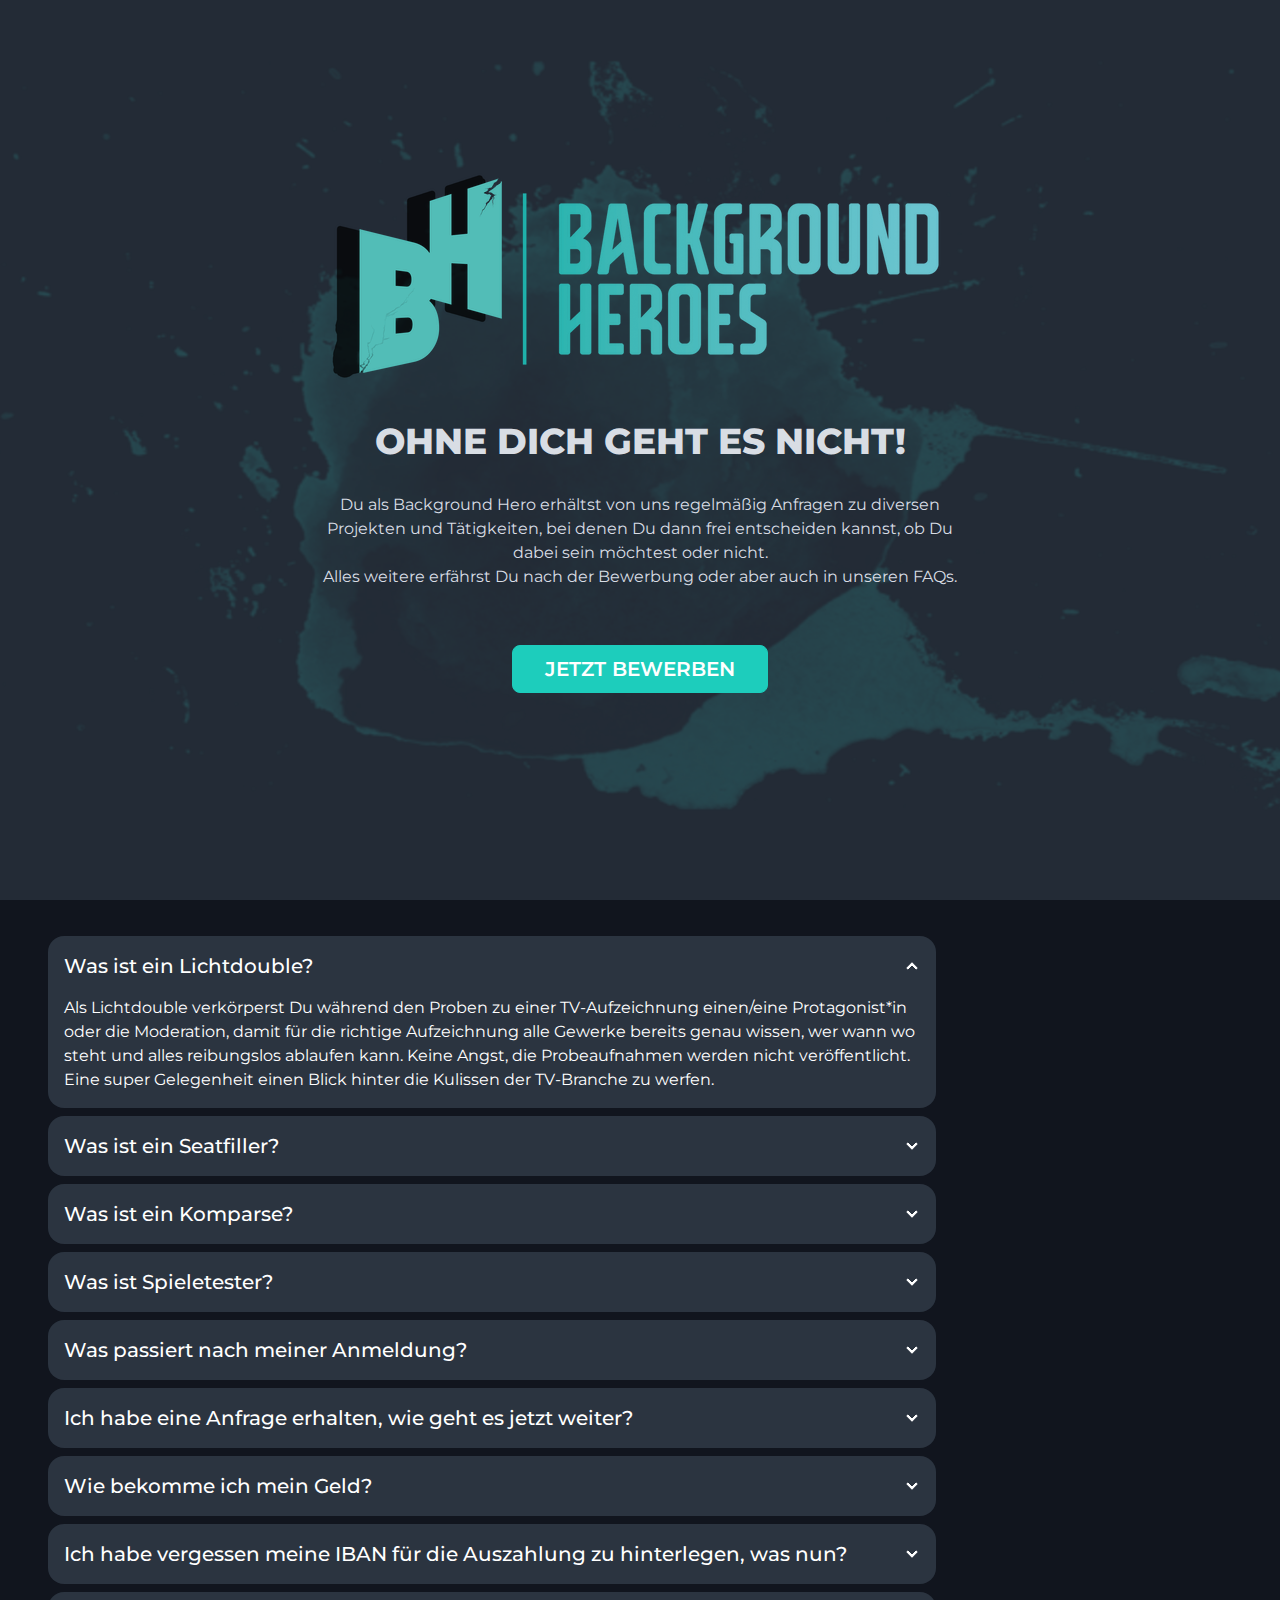
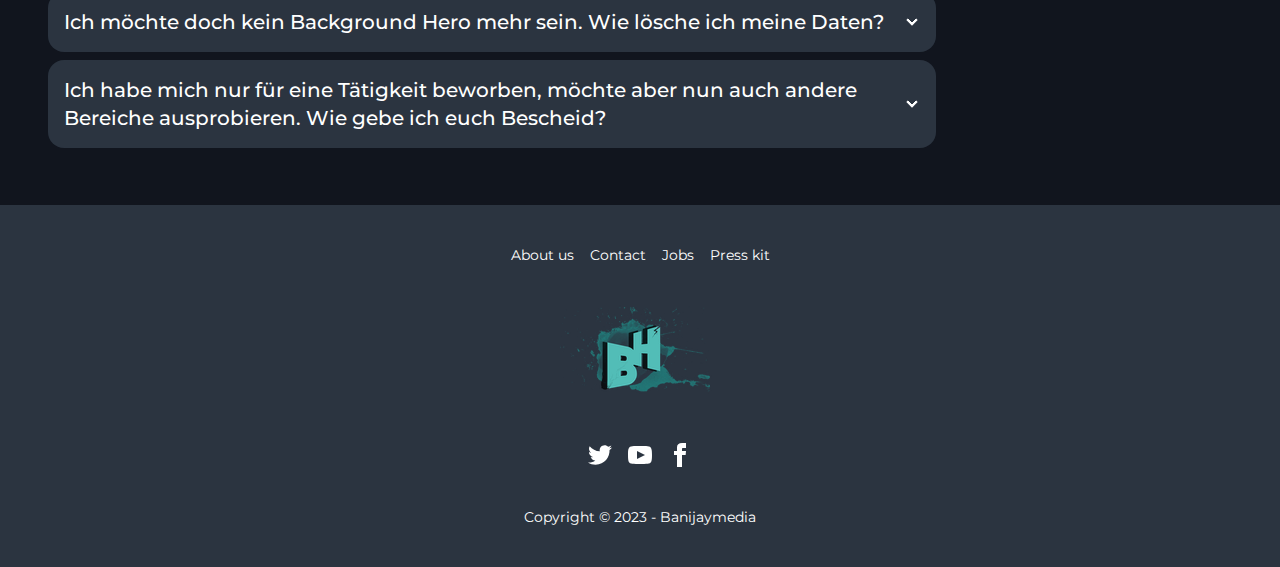
<file: index.html>
<!doctype html>

<html data-theme="light" lang="en">
<head>
  <meta charset="utf-8">
  <meta name="viewport" content="width=device-width, initial-scale=1">

  <title>Background-Hero</title>
  <meta name="description" content="A simple HTML5 Template for new projects.">
  <meta name="author" content="Banijaymedia">

  <meta property="og:title" content="Background-Hero">
  <meta property="og:type" content="website">
  <meta property="og:url" content="Background-Hero">
  <meta property="og:description" content="Background-Hero">
  <meta property="og:image" content="Background-Hero.png">

  <link rel="icon" href="/favicon.ico">
  <link rel="icon" href="/favicon.svg" type="image/svg+xml">
  <link rel="apple-touch-icon" href="/apple-touch-icon.png">

  

  <link rel="stylesheet" href="/assets/index-b853c45b.css">
</head>

<body>

<div class="hero bg-fixed  bg-cir-gray h-screen" style="background-image: url(/assets/hero-973cc821.png)">
  <div class="hero-overlay flex-col lg:flex-row-reverse bg-opacity-70"></div>
  <div class="hero-content text-center text-neutral-content">
    <div class="md:max-w-2xl max-w-sm">
      <img class="inline md:max-w-4xl" src="/assets/Download-75873dc2.png" alt="...">

      <h1 class="mb-8 mt-8 text-2xl md:text-4xl font-extrabold leading-tight uppercase">Ohne Dich geht es nicht!</h1>
   
     
    
      
  <div class="text-base text-center font-normal mb-10">           
  <p>Du als Background Hero erhältst von uns regelmäßig Anfragen zu diversen Projekten und Tätigkeiten, bei denen Du dann frei entscheiden kannst, ob Du dabei sein möchtest oder nicht.</p>
   
 <p >Alles weitere erfährst Du nach der Bewerbung oder aber auch in unseren FAQs.</p><br>
<a role="button" class="btn btn-wide btn-accent text-xl text-white mt-8" href="/castit.html">JETZT BEWERBEN</a>
</div>

    </div>
  </div>
</div>






<div class="flex flex-wrap bg-cir-gray overscroll-auto">
  
<div class="md:w-3/4 w-full px-8 mt-7 md:pl-10">
 
    <div class="collapse collapse-arrow text-white  md:m-2 mb-2 bg-neutral">
  
      <input type="radio" name="my-accordion-2" checked="checked" /> 
  <div class="collapse-title text-xl font-medium">
  Was ist ein Lichtdouble?
  </div>
  <div class="collapse-content"> 
    <p>Als Lichtdouble verkörperst Du während den Proben zu einer TV-Aufzeichnung einen/eine Protagonist*in oder die
    Moderation, damit für die richtige Aufzeichnung alle Gewerke bereits genau wissen, wer wann wo steht und alles
    reibungslos ablaufen kann. Keine Angst, die Probeaufnahmen werden nicht veröffentlicht. Eine super Gelegenheit einen
    Blick hinter die Kulissen der TV-Branche zu werfen.</p>
  </div>
</div>

<div class="collapse collapse-arrow  text-white bg-neutral  md:m-2 mb-2">
  <input type="radio" name="my-accordion-2" /> 
  <div class="collapse-title text-xl font-medium">
  Was ist ein Seatfiller?
  </div>
  <div class="collapse-content"> 
    <p>Seatfiller füllen, wie der Name schon sagt, freigebliebene Plätze bei einer TV-Show und füllen sie mit Leben. Du darfst
    Dir also eine TV-Show Live im Studio anschauen und erhältst dafür auch noch eine kleine Aufwandsentschädigung fürs
    Stimmung machen. Sollten sich doch alle Plätze so füllen, bekommst Du deine Aufwandsentschädigung auch, wenn Du nicht
    selbst im Publikum sitzt und früher gehen darfst.</p>
  </div>
</div>

<div class="collapse collapse-arrow  text-white bg-neutral  md:m-2 mb-2">
  <input type="radio" name="my-accordion-2" /> 
  <div class="collapse-title text-xl font-medium">
  Was ist ein Komparse?
  </div>
  <div class="collapse-content"> 
    <p>Auch wenn Komparsen meist nur im Hintergrund zu sehen sind, so sind sie für die Lebendigkeit des Bildes essenziell. Als
    Komparse verkörperst Du von A wie Arzt bis Z wie Zauberer alles, was das Leben so zu bieten hat. Eine super Gelegenheit
    sich kreativ auszuleben. Die meisten Komparsenrollen haben keinen Text, es kommt aber hin und wieder vor, dass Du als
    Komparse doch ein bis zwei Dinge sagen darfst.</p>
  </div>
</div>



<div class="collapse collapse-arrow  text-white bg-neutral  md:m-2 mb-2">
  <input type="radio" name="my-accordion-2" />
  <div class="collapse-title text-xl font-medium">
    Was ist Spieletester?
  </div>
  <div class="collapse-content">
    <p>Da es in TV-Shows oft das ein oder andere Spiel gibt und vorher niemand so genau weiß, ob es überhaupt spannend ist oder
    welche Dinge vielleicht doch abgeändert werden müssen, werden sie im Vorhinein getestet und genau da kommt ein
    Spieletester ins, sorry, Spiel. Du darfst also TV-Showspiele spielen, bevor sie es überhaupt in die Show schaffen. Jede
    Menge Spaß inklusive.</p>
  </div>
</div>

<div class="collapse collapse-arrow  text-white bg-neutral  md:m-2 mb-2">
  <input type="radio" name="my-accordion-2" />
  <div class="collapse-title text-xl font-medium">
  Was passiert nach meiner Anmeldung?
  </div>
  <div class="collapse-content">
    <p>Einmal angemeldet erhältst Du von uns Anfragen, basierend auf deiner Auswahl an Tätigkeitsfeldern, zu diversen
    Projekten. Es wird leider auch mal Phasen geben, in denen es etwas stiller werden kann, aber keine Angst, wir haben Dich
    in diesem Fall nicht vergessen, es finden dann einfach nur weniger Produktionen statt. Wir melden uns mit jedem neuen
    Projekt bei Dir.</p>
  </div>
</div>


<div class="collapse collapse-arrow  text-white bg-neutral  md:m-2 mb-2">
  <input type="radio" name="my-accordion-2" />
  <div class="collapse-title text-xl font-medium">
  Ich habe eine Anfrage erhalten, wie geht es jetzt weiter?
  </div>
  <div class="collapse-content">
    <p>Sobald du eine Anfrage erhalten hast, kannst Du frei entscheiden, ob das Projekt für Dich interessant ist oder nicht.
    Wir sind dir nicht böse, wenn Du an einem Projekt mal nicht teilnehmen möchtest. Solltest Du jedoch bock haben, bitten
    wir dich uns einmal auf diese Anfrage zu reagieren und dich zu bewerben. Im besten Fall wirst du dann von uns gebucht.
    Bitte sei uns nicht böse, wenn wir auf deine Bewerbung nicht reagieren, je nach Auftragslage können wir leider keine
    Absagen verschicken.</p>
  </div>
</div>
<div class="collapse collapse-arrow  text-white bg-neutral  md:m-2 mb-2">
  <input type="radio" name="my-accordion-2" />
  <div class="collapse-title text-xl font-medium">
    Wie bekomme ich mein Geld?
  </div>
  <div class="collapse-content">
    <p>Gelder werden bei uns nur per Überweisung oder über unseren Abrechnungspartner adag Payroll GmbH ausgezahlt. Solltest du
    Fragen zu Deiner Auszahlung über adag haben, wende Dich bitte direkt an adag.</p>
  </div>
</div>

<div class="collapse collapse-arrow  text-white bg-neutral  md:m-2 mb-2">
  <input type="radio" name="my-accordion-2" />
  <div class="collapse-title text-xl font-medium">
    Ich habe vergessen meine IBAN für die Auszahlung zu hinterlegen, was nun?
  </div>
  <div class="collapse-content">
    <p>Solltest Du auf dem Bogen deine IBAN vergessen haben, kannst Du uns diese gerne per Mail zukommen lassen. Wir tragen sie
    dann nach. Solltest Du sie auf einem Bogen von adag vergessen haben, kannst Du sie direkt an adag senden.</p>
  </div>
</div>


<div class="collapse collapse-arrow  text-white bg-neutral  md:m-2 mb-2">
  <input type="radio" name="my-accordion-2" />
  <div class="collapse-title text-xl font-medium">
    Ich möchte doch kein Background Hero mehr sein. Wie lösche ich meine Daten?
  </div>
  <div class="collapse-content">
    <p>Wir werden dich vermissen, aber das ist vollkommen in Ordnung. Schicke uns in diesem Fall eine Mail mit dem Betreff:
    DATEN LÖSCHEN an info@background-heroes.de</p>
  </div>
</div>

<div class="collapse collapse-arrow  text-white bg-neutral  md:m-2 mb-2">
  <input type="radio" name="my-accordion-2" />
  <div class="collapse-title text-xl font-medium">
    Ich habe mich nur für eine Tätigkeit beworben, möchte aber nun auch andere Bereiche ausprobieren. Wie gebe ich euch
    Bescheid?
  </div>
  <div class="collapse-content">
    <p>Das kannst Du gerne jederzeit in Deinem Kundenkonto ändern. Du kannst Felder hinzufügen oder entfernen, ganz wie Du
    möchtest oder Du gibst uns per Mail an info@background-heroes.de Bescheid.</p>
  </div>
</div>
</div>

<div class="md:w-1/4 w-full px-2 overflow-clip">
<iframe width="450" height="905"
  src="https://1f67769b.sibforms.com/serve/[base64]"
  frameborder="0" scrolling="auto" allowfullscreen
  style="display: block;max-width: 100%;"></iframe>
</div></div>


<footer class="footer bg-fixed max-h-auto footer-center p-10 bg-neutral text-white  text-base-content" style="background-image: url(/assets/hero-973cc821.png)">


  <div class="grid grid-flow-col gap-4">
    <a class="link link-hover">About us</a> 
    <a class="link link-hover">Contact</a> 
    <a class="link link-hover">Jobs</a> 
    <a class="link link-hover">Press kit</a>
  </div> 
  <div class="grid grid-flow-col justify-items-end">
  <img class="inline md:max-w-xs mb-2" src="/assets/insta-9216a5f3.png" alt="...">
</div>
  <div>
    <div class="grid grid-flow-col gap-4">
      <a><svg xmlns="http://www.w3.org/2000/svg" width="24" height="24" viewBox="0 0 24 24" class="fill-current"><path d="M24 4.557c-.883.392-1.832.656-2.828.775 1.017-.609 1.798-1.574 2.165-2.724-.951.564-2.005.974-3.127 1.195-.897-.957-2.178-1.555-3.594-1.555-3.179 0-5.515 2.966-4.797 6.045-4.091-.205-7.719-2.165-10.148-5.144-1.29 2.213-.669 5.108 1.523 6.574-.806-.026-1.566-.247-2.229-.616-.054 2.281 1.581 4.415 3.949 4.89-.693.188-1.452.232-2.224.084.626 1.956 2.444 3.379 4.6 3.419-2.07 1.623-4.678 2.348-7.29 2.04 2.179 1.397 4.768 2.212 7.548 2.212 9.142 0 14.307-7.721 13.995-14.646.962-.695 1.797-1.562 2.457-2.549z"></path></svg></a> 
      <a><svg xmlns="http://www.w3.org/2000/svg" width="24" height="24" viewBox="0 0 24 24" class="fill-current"><path d="M19.615 3.184c-3.604-.246-11.631-.245-15.23 0-3.897.266-4.356 2.62-4.385 8.816.029 6.185.484 8.549 4.385 8.816 3.6.245 11.626.246 15.23 0 3.897-.266 4.356-2.62 4.385-8.816-.029-6.185-.484-8.549-4.385-8.816zm-10.615 12.816v-8l8 3.993-8 4.007z"></path></svg></a> 
      <a><svg xmlns="http://www.w3.org/2000/svg" width="24" height="24" viewBox="0 0 24 24" class="fill-current"><path d="M9 8h-3v4h3v12h5v-12h3.642l.358-4h-4v-1.667c0-.955.192-1.333 1.115-1.333h2.885v-5h-3.808c-3.596 0-5.192 1.583-5.192 4.615v3.385z"></path></svg></a>
    </div>
  </div> 
  <div>
    <p>Copyright © 2023 - Banijaymedia</p>
  </div>
</footer>






</body>
</html>
</file>
<file: assets/index-b853c45b.css>
@import"https://fonts.googleapis.com/css2?family=Montserrat:wght@200;300;400;500;600;700;800;900&display=swap";*,:before,:after{box-sizing:border-box;border-width:0;border-style:solid;border-color:#e5e7eb}:before,:after{--tw-content: ""}html{line-height:1.5;-webkit-text-size-adjust:100%;-moz-tab-size:4;-o-tab-size:4;tab-size:4;font-family:ui-sans-serif,system-ui,-apple-system,BlinkMacSystemFont,Segoe UI,Roboto,Helvetica Neue,Arial,Noto Sans,sans-serif,"Apple Color Emoji","Segoe UI Emoji",Segoe UI Symbol,"Noto Color Emoji";font-feature-settings:normal;font-variation-settings:normal}body{margin:0;line-height:inherit}hr{height:0;color:inherit;border-top-width:1px}abbr:where([title]){-webkit-text-decoration:underline dotted;text-decoration:underline dotted}h1,h2,h3,h4,h5,h6{font-size:inherit;font-weight:inherit}a{color:inherit;text-decoration:inherit}b,strong{font-weight:bolder}code,kbd,samp,pre{font-family:ui-monospace,SFMono-Regular,Menlo,Monaco,Consolas,Liberation Mono,Courier New,monospace;font-size:1em}small{font-size:80%}sub,sup{font-size:75%;line-height:0;position:relative;vertical-align:baseline}sub{bottom:-.25em}sup{top:-.5em}table{text-indent:0;border-color:inherit;border-collapse:collapse}button,input,optgroup,select,textarea{font-family:inherit;font-feature-settings:inherit;font-variation-settings:inherit;font-size:100%;font-weight:inherit;line-height:inherit;color:inherit;margin:0;padding:0}button,select{text-transform:none}button,[type=button],[type=reset],[type=submit]{-webkit-appearance:button;background-color:transparent;background-image:none}:-moz-focusring{outline:auto}:-moz-ui-invalid{box-shadow:none}progress{vertical-align:baseline}::-webkit-inner-spin-button,::-webkit-outer-spin-button{height:auto}[type=search]{-webkit-appearance:textfield;outline-offset:-2px}::-webkit-search-decoration{-webkit-appearance:none}::-webkit-file-upload-button{-webkit-appearance:button;font:inherit}summary{display:list-item}blockquote,dl,dd,h1,h2,h3,h4,h5,h6,hr,figure,p,pre{margin:0}fieldset{margin:0;padding:0}legend{padding:0}ol,ul,menu{list-style:none;margin:0;padding:0}dialog{padding:0}textarea{resize:vertical}input::-moz-placeholder,textarea::-moz-placeholder{opacity:1;color:#9ca3af}input::placeholder,textarea::placeholder{opacity:1;color:#9ca3af}button,[role=button]{cursor:pointer}:disabled{cursor:default}img,svg,video,canvas,audio,iframe,embed,object{display:block;vertical-align:middle}img,video{max-width:100%;height:auto}[hidden]{display:none}:root,[data-theme]{background-color:hsl(var(--b1) / var(--tw-bg-opacity, 1));color:hsl(var(--bc) / var(--tw-text-opacity, 1))}html{-webkit-tap-highlight-color:transparent}:root{color-scheme:light;--pf: 259 94% 44%;--sf: 314 100% 40%;--af: 174 75% 39%;--nf: 214 20% 14%;--in: 198 93% 60%;--su: 158 64% 52%;--wa: 43 96% 56%;--er: 0 91% 71%;--inc: 198 100% 12%;--suc: 158 100% 10%;--wac: 43 100% 11%;--erc: 0 100% 14%;--rounded-box: 1rem;--rounded-btn: .5rem;--rounded-badge: 1.9rem;--animation-btn: .25s;--animation-input: .2s;--btn-text-case: uppercase;--btn-focus-scale: .95;--border-btn: 1px;--tab-border: 1px;--tab-radius: .5rem;--p: 259 94% 51%;--pc: 259 96% 91%;--s: 314 100% 47%;--sc: 314 100% 91%;--a: 174 75% 46%;--ac: 174 75% 11%;--n: 214 20% 21%;--nc: 212 19% 87%;--b1: 0 0% 100%;--b2: 0 0% 95%;--b3: 180 2% 90%;--bc: 215 28% 17%}@media (prefers-color-scheme: dark){:root{color-scheme:dark;--pf: 262 80% 43%;--sf: 316 70% 43%;--af: 175 70% 34%;--in: 198 93% 60%;--su: 158 64% 52%;--wa: 43 96% 56%;--er: 0 91% 71%;--inc: 198 100% 12%;--suc: 158 100% 10%;--wac: 43 100% 11%;--erc: 0 100% 14%;--rounded-box: 1rem;--rounded-btn: .5rem;--rounded-badge: 1.9rem;--animation-btn: .25s;--animation-input: .2s;--btn-text-case: uppercase;--btn-focus-scale: .95;--border-btn: 1px;--tab-border: 1px;--tab-radius: .5rem;--p: 262 80% 50%;--pc: 0 0% 100%;--s: 316 70% 50%;--sc: 0 0% 100%;--a: 175 70% 41%;--ac: 0 0% 100%;--n: 213 18% 20%;--nf: 212 17% 17%;--nc: 220 13% 69%;--b1: 212 18% 14%;--b2: 213 18% 12%;--b3: 213 18% 10%;--bc: 220 13% 69%}}[data-theme=light]{color-scheme:light;--pf: 259 94% 44%;--sf: 314 100% 40%;--af: 174 75% 39%;--nf: 214 20% 14%;--in: 198 93% 60%;--su: 158 64% 52%;--wa: 43 96% 56%;--er: 0 91% 71%;--inc: 198 100% 12%;--suc: 158 100% 10%;--wac: 43 100% 11%;--erc: 0 100% 14%;--rounded-box: 1rem;--rounded-btn: .5rem;--rounded-badge: 1.9rem;--animation-btn: .25s;--animation-input: .2s;--btn-text-case: uppercase;--btn-focus-scale: .95;--border-btn: 1px;--tab-border: 1px;--tab-radius: .5rem;--p: 259 94% 51%;--pc: 259 96% 91%;--s: 314 100% 47%;--sc: 314 100% 91%;--a: 174 75% 46%;--ac: 174 75% 11%;--n: 214 20% 21%;--nc: 212 19% 87%;--b1: 0 0% 100%;--b2: 0 0% 95%;--b3: 180 2% 90%;--bc: 215 28% 17%}[data-theme=dark]{color-scheme:dark;--pf: 262 80% 43%;--sf: 316 70% 43%;--af: 175 70% 34%;--in: 198 93% 60%;--su: 158 64% 52%;--wa: 43 96% 56%;--er: 0 91% 71%;--inc: 198 100% 12%;--suc: 158 100% 10%;--wac: 43 100% 11%;--erc: 0 100% 14%;--rounded-box: 1rem;--rounded-btn: .5rem;--rounded-badge: 1.9rem;--animation-btn: .25s;--animation-input: .2s;--btn-text-case: uppercase;--btn-focus-scale: .95;--border-btn: 1px;--tab-border: 1px;--tab-radius: .5rem;--p: 262 80% 50%;--pc: 0 0% 100%;--s: 316 70% 50%;--sc: 0 0% 100%;--a: 175 70% 41%;--ac: 0 0% 100%;--n: 213 18% 20%;--nf: 212 17% 17%;--nc: 220 13% 69%;--b1: 212 18% 14%;--b2: 213 18% 12%;--b3: 213 18% 10%;--bc: 220 13% 69%}html{font-family:Montserrat}*,:before,:after{--tw-border-spacing-x: 0;--tw-border-spacing-y: 0;--tw-translate-x: 0;--tw-translate-y: 0;--tw-rotate: 0;--tw-skew-x: 0;--tw-skew-y: 0;--tw-scale-x: 1;--tw-scale-y: 1;--tw-pan-x: ;--tw-pan-y: ;--tw-pinch-zoom: ;--tw-scroll-snap-strictness: proximity;--tw-gradient-from-position: ;--tw-gradient-via-position: ;--tw-gradient-to-position: ;--tw-ordinal: ;--tw-slashed-zero: ;--tw-numeric-figure: ;--tw-numeric-spacing: ;--tw-numeric-fraction: ;--tw-ring-inset: ;--tw-ring-offset-width: 0px;--tw-ring-offset-color: #fff;--tw-ring-color: rgb(59 130 246 / .5);--tw-ring-offset-shadow: 0 0 #0000;--tw-ring-shadow: 0 0 #0000;--tw-shadow: 0 0 #0000;--tw-shadow-colored: 0 0 #0000;--tw-blur: ;--tw-brightness: ;--tw-contrast: ;--tw-grayscale: ;--tw-hue-rotate: ;--tw-invert: ;--tw-saturate: ;--tw-sepia: ;--tw-drop-shadow: ;--tw-backdrop-blur: ;--tw-backdrop-brightness: ;--tw-backdrop-contrast: ;--tw-backdrop-grayscale: ;--tw-backdrop-hue-rotate: ;--tw-backdrop-invert: ;--tw-backdrop-opacity: ;--tw-backdrop-saturate: ;--tw-backdrop-sepia: }::backdrop{--tw-border-spacing-x: 0;--tw-border-spacing-y: 0;--tw-translate-x: 0;--tw-translate-y: 0;--tw-rotate: 0;--tw-skew-x: 0;--tw-skew-y: 0;--tw-scale-x: 1;--tw-scale-y: 1;--tw-pan-x: ;--tw-pan-y: ;--tw-pinch-zoom: ;--tw-scroll-snap-strictness: proximity;--tw-gradient-from-position: ;--tw-gradient-via-position: ;--tw-gradient-to-position: ;--tw-ordinal: ;--tw-slashed-zero: ;--tw-numeric-figure: ;--tw-numeric-spacing: ;--tw-numeric-fraction: ;--tw-ring-inset: ;--tw-ring-offset-width: 0px;--tw-ring-offset-color: #fff;--tw-ring-color: rgb(59 130 246 / .5);--tw-ring-offset-shadow: 0 0 #0000;--tw-ring-shadow: 0 0 #0000;--tw-shadow: 0 0 #0000;--tw-shadow-colored: 0 0 #0000;--tw-blur: ;--tw-brightness: ;--tw-contrast: ;--tw-grayscale: ;--tw-hue-rotate: ;--tw-invert: ;--tw-saturate: ;--tw-sepia: ;--tw-drop-shadow: ;--tw-backdrop-blur: ;--tw-backdrop-brightness: ;--tw-backdrop-contrast: ;--tw-backdrop-grayscale: ;--tw-backdrop-hue-rotate: ;--tw-backdrop-invert: ;--tw-backdrop-opacity: ;--tw-backdrop-saturate: ;--tw-backdrop-sepia: }@media (hover:hover){.link-hover:hover{text-decoration-line:underline}}.btn{display:inline-flex;flex-shrink:0;cursor:pointer;-webkit-user-select:none;-moz-user-select:none;user-select:none;flex-wrap:wrap;align-items:center;justify-content:center;border-color:transparent;border-color:hsl(var(--b2) / var(--tw-border-opacity));text-align:center;transition-property:color,background-color,border-color,text-decoration-color,fill,stroke,opacity,box-shadow,transform,filter,-webkit-backdrop-filter;transition-property:color,background-color,border-color,text-decoration-color,fill,stroke,opacity,box-shadow,transform,filter,backdrop-filter;transition-property:color,background-color,border-color,text-decoration-color,fill,stroke,opacity,box-shadow,transform,filter,backdrop-filter,-webkit-backdrop-filter;transition-timing-function:cubic-bezier(.4,0,.2,1);transition-timing-function:cubic-bezier(0,0,.2,1);transition-duration:.2s;border-radius:var(--rounded-btn, .5rem);height:3rem;padding-left:1rem;padding-right:1rem;font-size:.875rem;line-height:1.25rem;line-height:1em;min-height:3rem;gap:.5rem;font-weight:600;text-decoration-line:none;border-width:var(--border-btn, 1px);animation:button-pop var(--animation-btn, .25s) ease-out;text-transform:var(--btn-text-case, uppercase);--tw-border-opacity: 1;--tw-bg-opacity: 1;background-color:hsl(var(--b2) / var(--tw-bg-opacity));--tw-text-opacity: 1;color:hsl(var(--bc) / var(--tw-text-opacity));outline-color:hsl(var(--bc) / 1)}.btn-disabled,.btn[disabled],.btn:disabled{pointer-events:none}.btn-group>input[type=radio].btn{-webkit-appearance:none;-moz-appearance:none;appearance:none}.btn-group>input[type=radio].btn:before{content:attr(data-title)}.btn:is(input[type=checkbox]),.btn:is(input[type=radio]){width:auto;-webkit-appearance:none;-moz-appearance:none;appearance:none}.btn:is(input[type=checkbox]):after,.btn:is(input[type=radio]):after{--tw-content: attr(aria-label);content:var(--tw-content)}.collapse:not(td):not(tr):not(colgroup){visibility:visible}.collapse{position:relative;display:grid;overflow:hidden;grid-template-rows:auto 0fr;transition:grid-template-rows .2s;width:100%;border-radius:var(--rounded-box, 1rem)}.collapse-title,.collapse>input[type=checkbox],.collapse>input[type=radio],.collapse-content{grid-column-start:1;grid-row-start:1}.collapse>input[type=checkbox],.collapse>input[type=radio]{-webkit-appearance:none;-moz-appearance:none;appearance:none;opacity:0}.collapse-content{visibility:hidden;grid-column-start:1;grid-row-start:2;min-height:0px;transition:visibility .2s;transition:padding .2s ease-out,background-color .2s ease-out;padding-left:1rem;padding-right:1rem;cursor:unset}.collapse[open],.collapse-open,.collapse:focus:not(.collapse-close){grid-template-rows:auto 1fr}.collapse:not(.collapse-close):has(>input[type=checkbox]:checked),.collapse:not(.collapse-close):has(>input[type=radio]:checked){grid-template-rows:auto 1fr}.collapse[open] .collapse-content,.collapse-open .collapse-content,.collapse:focus:not(.collapse-close) .collapse-content,.collapse:not(.collapse-close) input[type=checkbox]:checked~.collapse-content,.collapse:not(.collapse-close) input[type=radio]:checked~.collapse-content{visibility:visible;min-height:-moz-fit-content;min-height:fit-content}@media (hover: hover){.btn:hover{--tw-border-opacity: 1;border-color:hsl(var(--b3) / var(--tw-border-opacity));--tw-bg-opacity: 1;background-color:hsl(var(--b3) / var(--tw-bg-opacity))}.btn-accent:hover{--tw-border-opacity: 1;border-color:hsl(var(--af) / var(--tw-border-opacity));--tw-bg-opacity: 1;background-color:hsl(var(--af) / var(--tw-bg-opacity))}.btn.glass:hover{--glass-opacity: 25%;--glass-border-opacity: 15%}.btn-outline.btn-accent:hover{--tw-border-opacity: 1;border-color:hsl(var(--af) / var(--tw-border-opacity));--tw-bg-opacity: 1;background-color:hsl(var(--af) / var(--tw-bg-opacity));--tw-text-opacity: 1;color:hsl(var(--ac) / var(--tw-text-opacity))}.btn-disabled:hover,.btn[disabled]:hover,.btn:disabled:hover{--tw-border-opacity: 0;background-color:hsl(var(--n) / var(--tw-bg-opacity));--tw-bg-opacity: .2;color:hsl(var(--bc) / var(--tw-text-opacity));--tw-text-opacity: .2}.btn:is(input[type=checkbox]:checked):hover,.btn:is(input[type=radio]:checked):hover{--tw-border-opacity: 1;border-color:hsl(var(--pf) / var(--tw-border-opacity));--tw-bg-opacity: 1;background-color:hsl(var(--pf) / var(--tw-bg-opacity))}}.footer{display:grid;width:100%;grid-auto-flow:row;place-items:start;row-gap:2.5rem;-moz-column-gap:1rem;column-gap:1rem;font-size:.875rem;line-height:1.25rem}.footer>*{display:grid;place-items:start;gap:.5rem}.footer-center{place-items:center;text-align:center}.footer-center>*{place-items:center}@media (min-width: 48rem){.footer{grid-auto-flow:column}.footer-center{grid-auto-flow:row dense}}.hero{display:grid;width:100%;place-items:center;background-size:cover;background-position:center}.hero>*{grid-column-start:1;grid-row-start:1}.hero-overlay{grid-column-start:1;grid-row-start:1;height:100%;width:100%;background-color:hsl(var(--n) / var(--tw-bg-opacity));--tw-bg-opacity: .5}.hero-content{z-index:0;display:flex;align-items:center;justify-content:center;max-width:80rem;gap:1rem;padding:1rem}.input{flex-shrink:1;height:3rem;padding-left:1rem;padding-right:1rem;font-size:1rem;line-height:2;line-height:1.5rem;border-width:1px;border-color:hsl(var(--bc) / var(--tw-border-opacity));--tw-border-opacity: 0;--tw-bg-opacity: 1;background-color:hsl(var(--b1) / var(--tw-bg-opacity));border-radius:var(--rounded-btn, .5rem)}.input-group>.input{isolation:isolate}.input-group>*,.input-group>.input,.input-group>.textarea,.input-group>.select{border-radius:0}.link{cursor:pointer;text-decoration-line:underline}.link-hover{text-decoration-line:none}.radio{flex-shrink:0;--chkbg: var(--bc);height:1.5rem;width:1.5rem;cursor:pointer;-webkit-appearance:none;-moz-appearance:none;appearance:none;border-radius:9999px;border-width:1px;border-color:hsl(var(--bc) / var(--tw-border-opacity));--tw-border-opacity: .2}.stat{display:inline-grid;width:100%;grid-template-columns:repeat(1,1fr);-moz-column-gap:1rem;column-gap:1rem;border-color:hsl(var(--bc) / var(--tw-border-opacity));--tw-border-opacity: .1;padding:1rem 1.5rem}.swap{position:relative;display:inline-grid;-webkit-user-select:none;-moz-user-select:none;user-select:none;place-content:center;cursor:pointer}.swap>*{grid-column-start:1;grid-row-start:1;transition-duration:.3s;transition-timing-function:cubic-bezier(0,0,.2,1);transition-property:transform,opacity}.swap input{-webkit-appearance:none;-moz-appearance:none;appearance:none}.swap .swap-on,.swap .swap-indeterminate,.swap input:indeterminate~.swap-on{opacity:0}.swap input:checked~.swap-off,.swap.swap-active .swap-off,.swap input:indeterminate~.swap-off{opacity:0}.swap input:checked~.swap-on,.swap-active .swap-on,.swap input:indeterminate~.swap-indeterminate{opacity:1}.btn:active:hover,.btn:active:focus{animation:button-pop 0s ease-out;transform:scale(var(--btn-focus-scale, .97))}.btn:focus-visible{outline-style:solid;outline-width:2px;outline-offset:2px}.btn-accent{--tw-border-opacity: 1;border-color:hsl(var(--a) / var(--tw-border-opacity));--tw-bg-opacity: 1;background-color:hsl(var(--a) / var(--tw-bg-opacity));--tw-text-opacity: 1;color:hsl(var(--ac) / var(--tw-text-opacity));outline-color:hsl(var(--a) / 1)}.btn-accent.btn-active{--tw-border-opacity: 1;border-color:hsl(var(--af) / var(--tw-border-opacity));--tw-bg-opacity: 1;background-color:hsl(var(--af) / var(--tw-bg-opacity))}.btn.glass{--tw-shadow: 0 0 #0000;--tw-shadow-colored: 0 0 #0000;box-shadow:var(--tw-ring-offset-shadow, 0 0 #0000),var(--tw-ring-shadow, 0 0 #0000),var(--tw-shadow);outline-color:currentColor}.btn.glass.btn-active{--glass-opacity: 25%;--glass-border-opacity: 15%}.btn-outline.btn-accent{--tw-text-opacity: 1;color:hsl(var(--a) / var(--tw-text-opacity))}.btn-outline.btn-accent.btn-active{--tw-border-opacity: 1;border-color:hsl(var(--af) / var(--tw-border-opacity));--tw-bg-opacity: 1;background-color:hsl(var(--af) / var(--tw-bg-opacity));--tw-text-opacity: 1;color:hsl(var(--ac) / var(--tw-text-opacity))}.btn.btn-disabled,.btn[disabled],.btn:disabled{--tw-border-opacity: 0;background-color:hsl(var(--n) / var(--tw-bg-opacity));--tw-bg-opacity: .2;color:hsl(var(--bc) / var(--tw-text-opacity));--tw-text-opacity: .2}.btn-group>input[type=radio]:checked.btn,.btn-group>.btn-active{--tw-border-opacity: 1;border-color:hsl(var(--p) / var(--tw-border-opacity));--tw-bg-opacity: 1;background-color:hsl(var(--p) / var(--tw-bg-opacity));--tw-text-opacity: 1;color:hsl(var(--pc) / var(--tw-text-opacity))}.btn-group>input[type=radio]:checked.btn:focus-visible,.btn-group>.btn-active:focus-visible{outline-style:solid;outline-width:2px;outline-color:hsl(var(--p) / 1)}.btn:is(input[type=checkbox]:checked),.btn:is(input[type=radio]:checked){--tw-border-opacity: 1;border-color:hsl(var(--p) / var(--tw-border-opacity));--tw-bg-opacity: 1;background-color:hsl(var(--p) / var(--tw-bg-opacity));--tw-text-opacity: 1;color:hsl(var(--pc) / var(--tw-text-opacity))}.btn:is(input[type=checkbox]:checked):focus-visible,.btn:is(input[type=radio]:checked):focus-visible{outline-color:hsl(var(--p) / 1)}@keyframes button-pop{0%{transform:scale(var(--btn-focus-scale, .98))}40%{transform:scale(1.02)}to{transform:scale(1)}}@keyframes checkmark{0%{background-position-y:5px}50%{background-position-y:-2px}to{background-position-y:0}}details.collapse{width:100%}details.collapse summary{position:relative;display:block;outline:2px solid transparent;outline-offset:2px}details.collapse summary::-webkit-details-marker{display:none}.collapse:focus-visible{outline-style:solid;outline-width:2px;outline-offset:2px;outline-color:hsl(var(--bc) / 1)}.collapse:has(.collapse-title:focus-visible),.collapse:has(>input[type=checkbox]:focus-visible),.collapse:has(>input[type=radio]:focus-visible){outline-style:solid;outline-width:2px;outline-offset:2px;outline-color:hsl(var(--bc) / 1)}.collapse-arrow .collapse-title:after{position:absolute;display:block;height:.5rem;width:.5rem;--tw-translate-y: -100%;--tw-rotate: 45deg;transform:translate(var(--tw-translate-x),var(--tw-translate-y)) rotate(var(--tw-rotate)) skew(var(--tw-skew-x)) skewY(var(--tw-skew-y)) scaleX(var(--tw-scale-x)) scaleY(var(--tw-scale-y));transition-property:all;transition-timing-function:cubic-bezier(.4,0,.2,1);transition-timing-function:cubic-bezier(0,0,.2,1);transition-duration:.15s;transition-duration:.2s;top:50%;right:1.4rem;content:"";transform-origin:75% 75%;box-shadow:2px 2px;pointer-events:none}[dir=rtl] .collapse-arrow .collapse-title:after{--tw-rotate: -45deg}.collapse-plus .collapse-title:after{position:absolute;display:block;height:.5rem;width:.5rem;transition-property:all;transition-timing-function:cubic-bezier(.4,0,.2,1);transition-timing-function:cubic-bezier(0,0,.2,1);transition-duration:.3s;top:.9rem;right:1.4rem;content:"+";pointer-events:none}.collapse:not(.collapse-open):not(.collapse-close) input[type=checkbox],.collapse:not(.collapse-open):not(.collapse-close) input[type=radio]:not(:checked),.collapse:not(.collapse-open):not(.collapse-close) .collapse-title{cursor:pointer}.collapse:focus:not(.collapse-open):not(.collapse-close):not(.collapse[open]) .collapse-title{cursor:unset}.collapse-title{position:relative}:where(.collapse>input[type=checkbox]),:where(.collapse>input[type=radio]){z-index:1}.collapse-title,:where(.collapse>input[type=checkbox]),:where(.collapse>input[type=radio]){width:100%;padding:1rem 3rem 1rem 1rem;min-height:3.75rem;transition:background-color .2s ease-out}.collapse[open] :where(.collapse-content),.collapse-open :where(.collapse-content),.collapse:focus:not(.collapse-close) :where(.collapse-content),.collapse:not(.collapse-close) :where(input[type=checkbox]:checked~.collapse-content),.collapse:not(.collapse-close) :where(input[type=radio]:checked~.collapse-content){padding-bottom:1rem;transition:padding .2s ease-out,background-color .2s ease-out}.collapse[open].collapse-arrow .collapse-title:after,.collapse-open.collapse-arrow .collapse-title:after,.collapse-arrow:focus:not(.collapse-close) .collapse-title:after,.collapse-arrow:not(.collapse-close) input[type=checkbox]:checked~.collapse-title:after,.collapse-arrow:not(.collapse-close) input[type=radio]:checked~.collapse-title:after{--tw-translate-y: -50%;--tw-rotate: 225deg;transform:translate(var(--tw-translate-x),var(--tw-translate-y)) rotate(var(--tw-rotate)) skew(var(--tw-skew-x)) skewY(var(--tw-skew-y)) scaleX(var(--tw-scale-x)) scaleY(var(--tw-scale-y))}[dir=rtl] .collapse[open].collapse-arrow .collapse-title:after,[dir=rtl] .collapse-open.collapse-arrow .collapse-title:after,[dir=rtl] .collapse-arrow:focus:not(.collapse-close) .collapse-title:after,[dir=rtl] .collapse-arrow:not(.collapse-close) input[type=checkbox]:checked~.collapse-title:after{--tw-rotate: 135deg}.collapse[open].collapse-plus .collapse-title:after,.collapse-open.collapse-plus .collapse-title:after,.collapse-plus:focus:not(.collapse-close) .collapse-title:after,.collapse-plus:not(.collapse-close) input[type=checkbox]:checked~.collapse-title:after,.collapse-plus:not(.collapse-close) input[type=radio]:checked~.collapse-title:after{content:"−"}.input[list]::-webkit-calendar-picker-indicator{line-height:1em}.input:focus{outline-style:solid;outline-width:2px;outline-offset:2px;outline-color:hsl(var(--bc) / .2)}.input-disabled,.input:disabled,.input[disabled]{cursor:not-allowed;--tw-border-opacity: 1;border-color:hsl(var(--b2) / var(--tw-border-opacity));--tw-bg-opacity: 1;background-color:hsl(var(--b2) / var(--tw-bg-opacity));--tw-text-opacity: .2}.input-disabled::-moz-placeholder,.input:disabled::-moz-placeholder,.input[disabled]::-moz-placeholder{color:hsl(var(--bc) / var(--tw-placeholder-opacity));--tw-placeholder-opacity: .2}.input-disabled::placeholder,.input:disabled::placeholder,.input[disabled]::placeholder{color:hsl(var(--bc) / var(--tw-placeholder-opacity));--tw-placeholder-opacity: .2}.link:focus{outline:2px solid transparent;outline-offset:2px}.link:focus-visible{outline:2px solid currentColor;outline-offset:2px}.mockup-phone .display{overflow:hidden;border-radius:40px;margin-top:-25px}.mockup-browser .mockup-browser-toolbar .input{position:relative;margin-left:auto;margin-right:auto;display:block;height:1.75rem;width:24rem;overflow:hidden;text-overflow:ellipsis;white-space:nowrap;--tw-bg-opacity: 1;background-color:hsl(var(--b2) / var(--tw-bg-opacity));padding-left:2rem}.mockup-browser .mockup-browser-toolbar .input:before{content:"";position:absolute;top:50%;left:.5rem;aspect-ratio:1 / 1;height:.75rem;--tw-translate-y: -50%;transform:translate(var(--tw-translate-x),var(--tw-translate-y)) rotate(var(--tw-rotate)) skew(var(--tw-skew-x)) skewY(var(--tw-skew-y)) scaleX(var(--tw-scale-x)) scaleY(var(--tw-scale-y));border-radius:9999px;border-width:2px;border-color:currentColor;opacity:.6}.mockup-browser .mockup-browser-toolbar .input:after{content:"";position:absolute;top:50%;left:1.25rem;height:.5rem;--tw-translate-y: 25%;--tw-rotate: -45deg;transform:translate(var(--tw-translate-x),var(--tw-translate-y)) rotate(var(--tw-rotate)) skew(var(--tw-skew-x)) skewY(var(--tw-skew-y)) scaleX(var(--tw-scale-x)) scaleY(var(--tw-scale-y));border-radius:9999px;border-width:1px;border-color:currentColor;opacity:.6}@keyframes modal-pop{0%{opacity:0}}@keyframes progress-loading{50%{background-position-x:-115%}}.radio:focus-visible{outline-style:solid;outline-width:2px;outline-offset:2px;outline-color:hsl(var(--bc) / 1)}.radio:checked,.radio[aria-checked=true]{--tw-bg-opacity: 1;background-color:hsl(var(--bc) / var(--tw-bg-opacity));animation:radiomark var(--animation-input, .2s) ease-out;box-shadow:0 0 0 4px hsl(var(--b1)) inset,0 0 0 4px hsl(var(--b1)) inset}.radio:disabled{cursor:not-allowed;opacity:.2}@keyframes radiomark{0%{box-shadow:0 0 0 12px hsl(var(--b1)) inset,0 0 0 12px hsl(var(--b1)) inset}50%{box-shadow:0 0 0 3px hsl(var(--b1)) inset,0 0 0 3px hsl(var(--b1)) inset}to{box-shadow:0 0 0 4px hsl(var(--b1)) inset,0 0 0 4px hsl(var(--b1)) inset}}@keyframes rating-pop{0%{transform:translateY(-.125em)}40%{transform:translateY(-.125em)}to{transform:translateY(0)}}@keyframes toast-pop{0%{transform:scale(.9);opacity:0}to{transform:scale(1);opacity:1}}.btn-wide{width:16rem}.btn-group .btn:not(:first-child):not(:last-child){border-radius:0}.btn-group .btn:first-child:not(:last-child){margin-top:-0px;margin-left:-1px;border-top-left-radius:var(--rounded-btn, .5rem);border-top-right-radius:0;border-bottom-left-radius:var(--rounded-btn, .5rem);border-bottom-right-radius:0}.btn-group .btn:last-child:not(:first-child){border-top-left-radius:0;border-top-right-radius:var(--rounded-btn, .5rem);border-bottom-left-radius:0;border-bottom-right-radius:var(--rounded-btn, .5rem)}.btn-group-horizontal .btn:not(:first-child):not(:last-child){border-radius:0}.btn-group-horizontal .btn:first-child:not(:last-child){margin-top:-0px;margin-left:-1px;border-top-left-radius:var(--rounded-btn, .5rem);border-top-right-radius:0;border-bottom-left-radius:var(--rounded-btn, .5rem);border-bottom-right-radius:0}.btn-group-horizontal .btn:last-child:not(:first-child){border-top-left-radius:0;border-top-right-radius:var(--rounded-btn, .5rem);border-bottom-left-radius:0;border-bottom-right-radius:var(--rounded-btn, .5rem)}.btn-group-vertical .btn:first-child:not(:last-child){margin-top:-1px;margin-left:-0px;border-top-left-radius:var(--rounded-btn, .5rem);border-top-right-radius:var(--rounded-btn, .5rem);border-bottom-left-radius:0;border-bottom-right-radius:0}.btn-group-vertical .btn:last-child:not(:first-child){border-top-left-radius:0;border-top-right-radius:0;border-bottom-left-radius:var(--rounded-btn, .5rem);border-bottom-right-radius:var(--rounded-btn, .5rem)}.collapse{visibility:collapse}.mb-10{margin-bottom:2.5rem}.mb-2{margin-bottom:.5rem}.mb-8{margin-bottom:2rem}.mt-7{margin-top:1.75rem}.mt-8{margin-top:2rem}.block{display:block}.inline{display:inline}.flex{display:flex}.grid{display:grid}.h-screen{height:100vh}.w-full{width:100%}.max-w-sm{max-width:24rem}.grid-flow-col{grid-auto-flow:column}.flex-col{flex-direction:column}.flex-wrap{flex-wrap:wrap}.justify-center{justify-content:center}.justify-items-end{justify-items:end}.gap-4{gap:1rem}.overflow-clip{overflow:clip}.overscroll-auto{overscroll-behavior:auto}.bg-cir-gray{--tw-bg-opacity: 1;background-color:rgb(17 21 30 / var(--tw-bg-opacity))}.bg-neutral{--tw-bg-opacity: 1;background-color:hsl(var(--n) / var(--tw-bg-opacity))}.bg-opacity-70{--tw-bg-opacity: .7}.bg-fixed{background-attachment:fixed}.fill-current{fill:currentColor}.p-10{padding:2.5rem}.px-2{padding-left:.5rem;padding-right:.5rem}.px-8{padding-left:2rem;padding-right:2rem}.pt-9{padding-top:2.25rem}.text-center{text-align:center}.text-2xl{font-size:1.5rem;line-height:2rem}.text-base{font-size:1rem;line-height:1.5rem}.text-xl{font-size:1.25rem;line-height:1.75rem}.font-extrabold{font-weight:800}.font-medium{font-weight:500}.font-normal{font-weight:400}.uppercase{text-transform:uppercase}.leading-tight{line-height:1.25}.text-base-content{--tw-text-opacity: 1;color:hsl(var(--bc) / var(--tw-text-opacity))}.text-neutral-content{--tw-text-opacity: 1;color:hsl(var(--nc) / var(--tw-text-opacity))}.text-white{--tw-text-opacity: 1;color:rgb(255 255 255 / var(--tw-text-opacity))}@media (min-width: 768px){.md\:m-2{margin:.5rem}.md\:w-1\/4{width:25%}.md\:w-3\/4{width:75%}.md\:max-w-2xl{max-width:42rem}.md\:max-w-4xl{max-width:56rem}.md\:max-w-xs{max-width:20rem}.md\:pl-10{padding-left:2.5rem}.md\:text-4xl{font-size:2.25rem;line-height:2.5rem}}@media (min-width: 1024px){.lg\:flex-row-reverse{flex-direction:row-reverse}}
</file>
